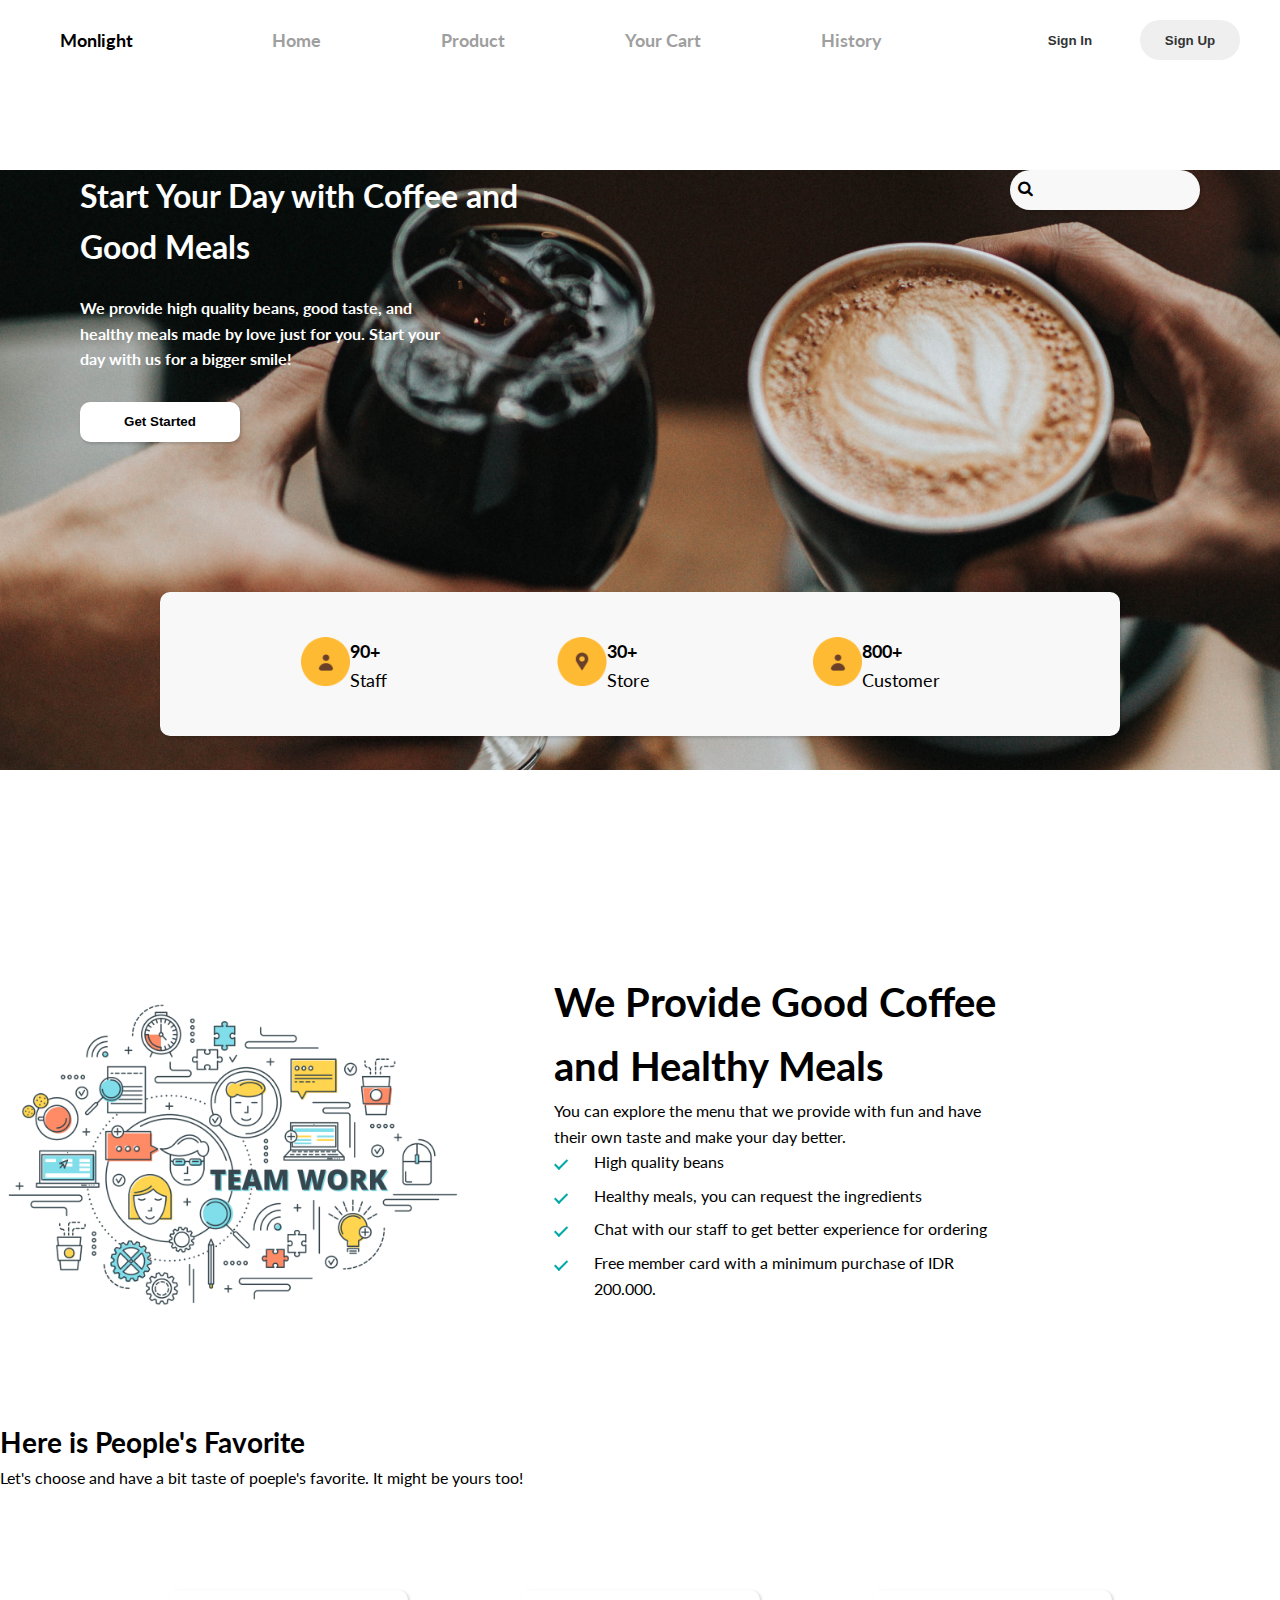
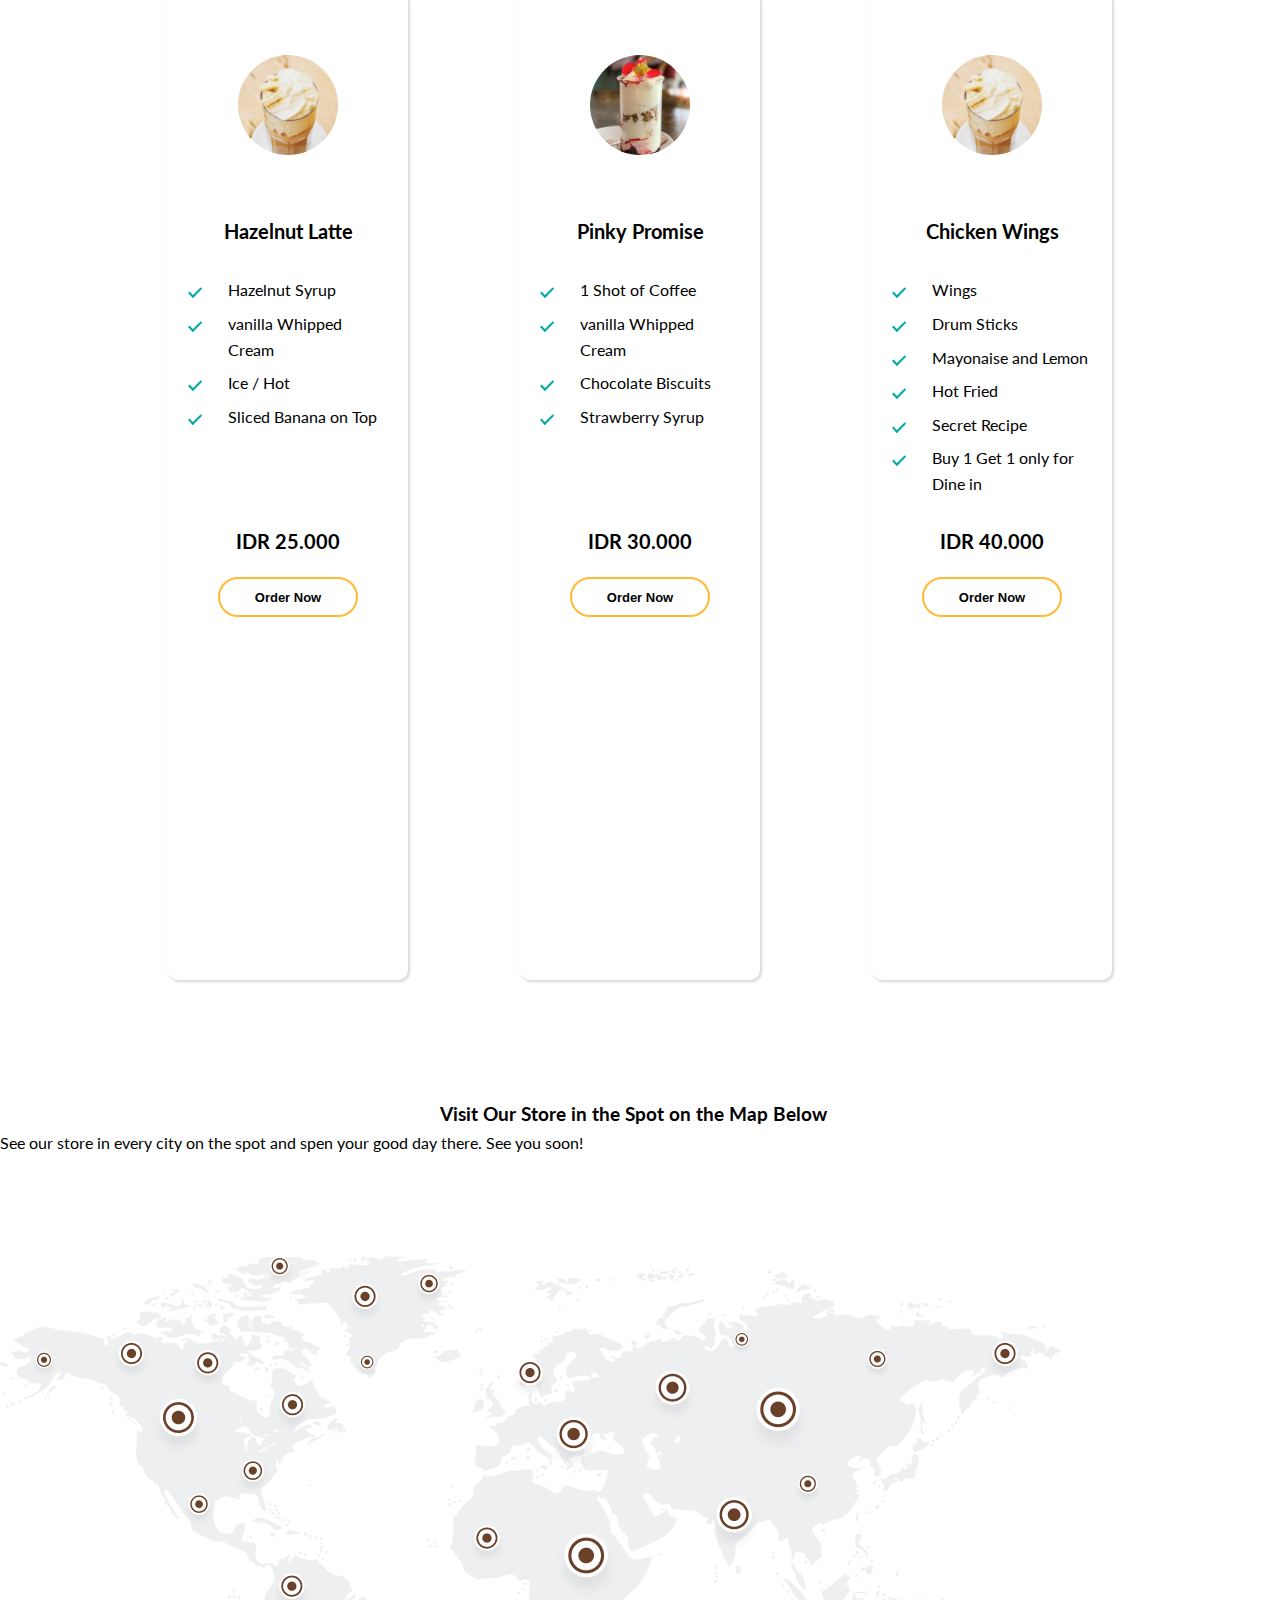
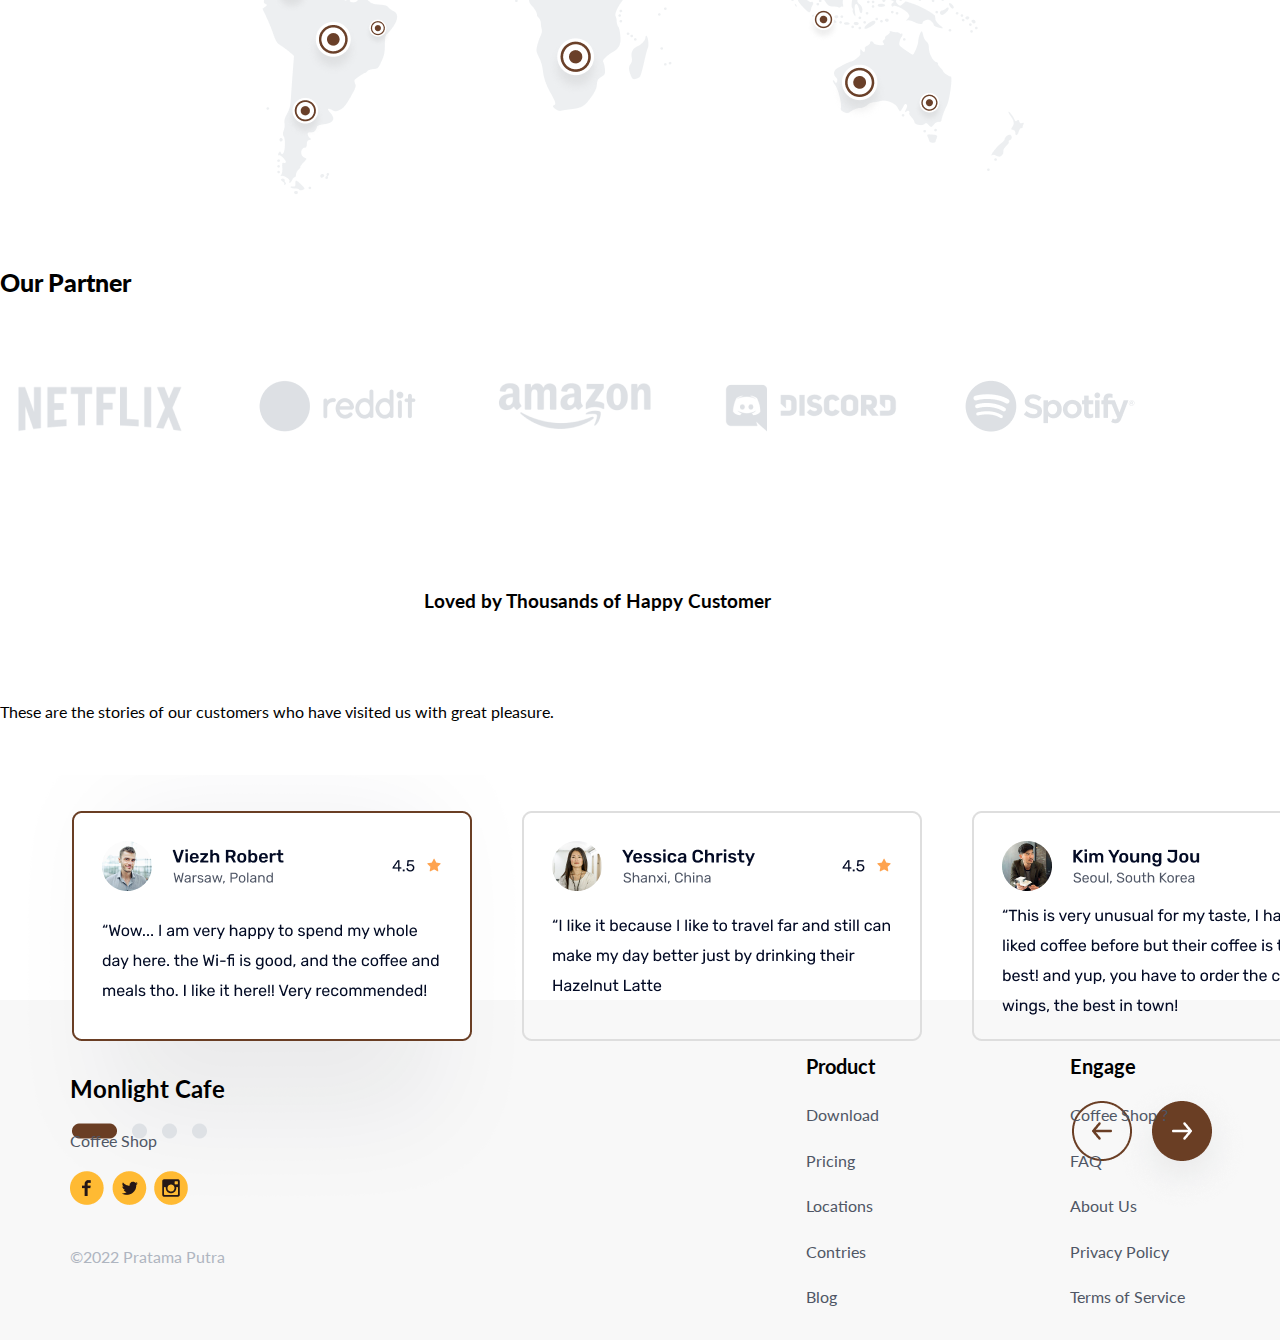
<file: index.html>
<!DOCTYPE html>
<html lang="en">
<head>
  <meta charset="UTF-8">
  <meta http-equiv="X-UA-Compatible" content="IE=edge">
  <meta name="viewport" content="width=device-width, initial-scale=1.0">
  <link rel="stylesheet" href="style.css">
  <link rel="stylesheet" href="https://cdnjs.cloudflare.com/ajax/libs/font-awesome/4.7.0/css/font-awesome.min.css">
  <link href="https://cdn.jsdelivr.net/npm/bootstrap@5.0.2/dist/css/bootstrap.min.css" rel="stylesheet" integrity="sha384-EVSTQN3/azprG1Anm3QDgpJLIm9Nao0Yz1ztcQTwFspd3yD65VohhpuuCOmLASjC" crossorigin="anonymous">
  <title>Homepage</title>
</head>
<body>
  <!-- navbar start -->
  <section class="navigation-bar">
    <div class="nav-bar">
      <div class="left-content">
        <p style="margin: 0; margin-left: 40px; font-weight: 700;">Monlight</p>
      </div>
      <div class="mid-content">
        <ol class="nav">
          <li><a href="/homepage/index.html">Home</a></li>
          <li><a href="/product/index.html">Product</a></li>
          <li><a href="">Your Cart</a></li>
          <li><a href="">History</a></li>
        </ol>
      </div>
      <div class="right-content">
        <button class="btn-clear" style="font-weight: 700;"><a href="/signin/index.html">Sign In</a></button>
        <button style="font-weight: 700;"><a href="/signup/index.html">Sign Up</a></button>
      </div>
    </div>
  </section>
  <!-- navbar end -->

  <!-- main -->
  <main>
    <div class="row align-items-center">
    <div class="col-12 bg-clear border-start" style="height:600px; background-image: url(/images/bg-image.png);">
      <div class="main-0">
        <div class="search-btn">
          <i class="fa fa-search" aria-hidden="true"></i>
          <input type="text" class="search">
        </div>
        <div class="display">
          <div class="title-xl">
            <h1 style="color: #fff;">Start Your Day with Coffee and Good Meals</h1>
          </div>
          <div class="title-s">
            <p style="color: #fff;">We provide high quality beans, good taste, and healthy meals made by love just for you. Start your day with us for a bigger smile!</p>
          </div>
          <div class="btn-up">
            <button style="font-weight: 700;">Get Started</button>
          </div>
        </div>
      </div>
      <div class="box-0">
        <div class="main-box">
          <div class="inside-box-1">
            <img src="/images/Icon/user.png" alt="">
            <div class="text container">
              <p style="font-weight: 700;">90+</p>
              <p>Staff</p>
            </div>
          </div>
          <div class="inside-box-1">
            <img src="/images/Icon/location.png" alt="">
            <div class="text container">
              <p style="font-weight: 700;">30+</p>
              <p>Store</p>
            </div>
          </div>
          <div class="inside-box-1">
            <img src="/images/Icon/user.png" alt="">
            <div class="text container">
              <p style="font-weight: 700;">800+</p>
              <p>Customer</p>
            </div>
          </div>          
        </div>
      </div>
      </div>

      <div class="col-12 bg-clear border-start justify-content-center koki" style="height:600px; display: flex;">
        <div class="main-img">
          <img class="img-1" src="/images/bg-image-1.png" alt="" style="margin: 200px 0px 0px 0px; height: 370px; object-fit: cover;">

        </div>
        <div class="right-content-1">
          <p class="txt-1" style="font-weight: 700; font-size: 40px;">We Provide Good Coffee and Healthy Meals</p>
          <p>You can explore the menu that we provide with fun and have their own taste and make your day better.</p>
          <ul class="check-list">
            <li>High quality beans</li>
            <li>Healthy meals, you can request the ingredients</li>
            <li>Chat with our staff to get better experience for ordering</li>
            <li>Free member card with a minimum purchase of IDR 200.000.</li>
          </ul>
        </div>
      </div>

      <div class="col-12 bg-clear border-start text-center" style="height:2780px;">
        <div class="title-1">
          <p style="font-size: 28px; font-weight: 700;">Here is People's Favorite</p style="font-size: ;">
          <p>Let's choose and have a bit taste of poeple's favorite. It might be yours too!</p>
        </div>
        <div class="main-banner">
          <div class="product-banner">
            <img src="/images/product/4.png" alt="">
            <div class="box-text">
              <p>Hazelnut Latte</p>
              <ul class="check-list" style="padding: 0; margin: 0;">
                <li>Hazelnut Syrup</li>
                <li>vanilla Whipped Cream</li>
                <li>Ice / Hot</li>
                <li>Sliced Banana on Top</li>
              </ul>
            </div>
            <div class="btn-price">
              <p style="margin: 0;">IDR 25.000</p>
              <button style="font-weight: 700;">Order Now</button>
            </div>
          </div>
          <div class="product-banner">
            <img src="/images/product/27.png" alt="">
            <div class="box-text">
              <p>Pinky Promise</p>
              <ul class="check-list" style="padding: 0; margin: 0;">
                <li>1 Shot of Coffee</li>
                <li>vanilla Whipped Cream</li>
                <li>Chocolate Biscuits</li>
                <li>Strawberry Syrup</li>
              </ul>
            </div>
            <div class="btn-price">
              <p style="margin: 0;">IDR 30.000</p>
              <button style="font-weight: 700;">Order Now</button>
            </div>
          </div>
          <div class="product-banner">
            <img src="/images/product/4.png" alt="">
            <div class="box-text">
              <p>Chicken Wings</p>
              <ul class="check-list" style="padding: 0; margin: 0;">
                <li>Wings</li>
                <li>Drum Sticks</li>
                <li>Mayonaise and Lemon</li>
                <li>Hot Fried</li>
                <li>Secret Recipe</li>
                <li>Buy 1 Get 1 only for Dine in</li>
              </ul>
            </div>
            <div class="btn-price">
              <p style="margin: 0;">IDR 40.000</p>
              <button style="font-weight: 700;">Order Now</button>
            </div>
          </div>
        </div>
        <div class="main-3">
          <div class="title-big">
            <h3 style="font-weight: 700;">
              Visit Our Store in the Spot on the Map Below
            </h3>
          </div>
          <div class="title-small">
            <p>See our store in every city on the spot and spen your good day there. See you soon!</p>
          </div>
          <div class="map-img">
            <img src="/images/map.png" alt="">
          </div>
          <div class="partner">
            <p>Our Partner</p>
            <div class="img-flex">
              <img src="/images/Sponsored.png" alt="">
            </div>
          </div>
          <div class="testimonial">
            <div class="bg-text">
              <h3 style="font-weight: 700;">Loved by Thousands of Happy Customer</h3>
            </div>
            <div class="sm-text">
              <p>These are the stories of our customers who have visited us with great pleasure.</p>
            </div>
            <div class="testimoni-img">
              <img src="/images/testimoni.png" alt="">
            </div>
          </div>
        </div>
      </div>
      </div>
  </main>

  <!-- footer -->
  <footer class="footer-container">
    <div class="left-foot-content">
      <div class="logo-detail">
        <!-- <img class="logo" src="img/sakacoffee.png" alt="cof"> -->
        <h2>Monlight Cafe</h2>
      </div>
      <div class="about-detail">
        <p>Coffee Shop</p>
      </div>
      <div class="sosmed-detail">
        <div class="box">
          <div class="back-logo"> </div>
          <img class="img-logo" src="/images/facebook.png" alt="" />
        </div>
        <div class="box">
          <div class="back-logo"></div>
          <img class="img-logo" src="/images/twitter.png" alt="" />
        </div>
        <div class="box">
          <div class="back-logo"></div>
          <img class="img-logo" src="/images/instagram.png" alt="" />
        </div>
      </div>
      <p class="copyright">©2022 Pratama Putra</p>
    </div>
    <div class="right-foot-content">
      <div class="content-detail">
        <p style="font-weight: bold; font-size: 20px;">Product</p>
        <ol style="margin: 0; padding: 0;">
          <li> Download</li>
          <li>Pricing</li>
          <li>Locations</li>
          <li>Contries</li>
          <li>Blog</li>
        </ol>
      </div>
      <div class="content-detail">
        <p style="font-weight: bold; font-size: 20px;">Engage</p>
        <ol style="margin: 0; padding: 0;">
          <li>Coffee Shop ?</li>
          <li>FAQ</li>
          <li>About Us</li>
          <li>Privacy Policy</li>
          <li>Terms of Service</li>
        </ol>
      </div>
    </div>
  </footer>
  <script src="https://cdn.jsdelivr.net/npm/bootstrap@5.0.2/dist/js/bootstrap.bundle.min.js" integrity="sha384-MrcW6ZMFYlzcLA8Nl+NtUVF0sA7MsXsP1UyJoMp4YLEuNSfAP+JcXn/tWtIaxVXM" crossorigin="anonymous"></script>
</body>
</html>
</file>
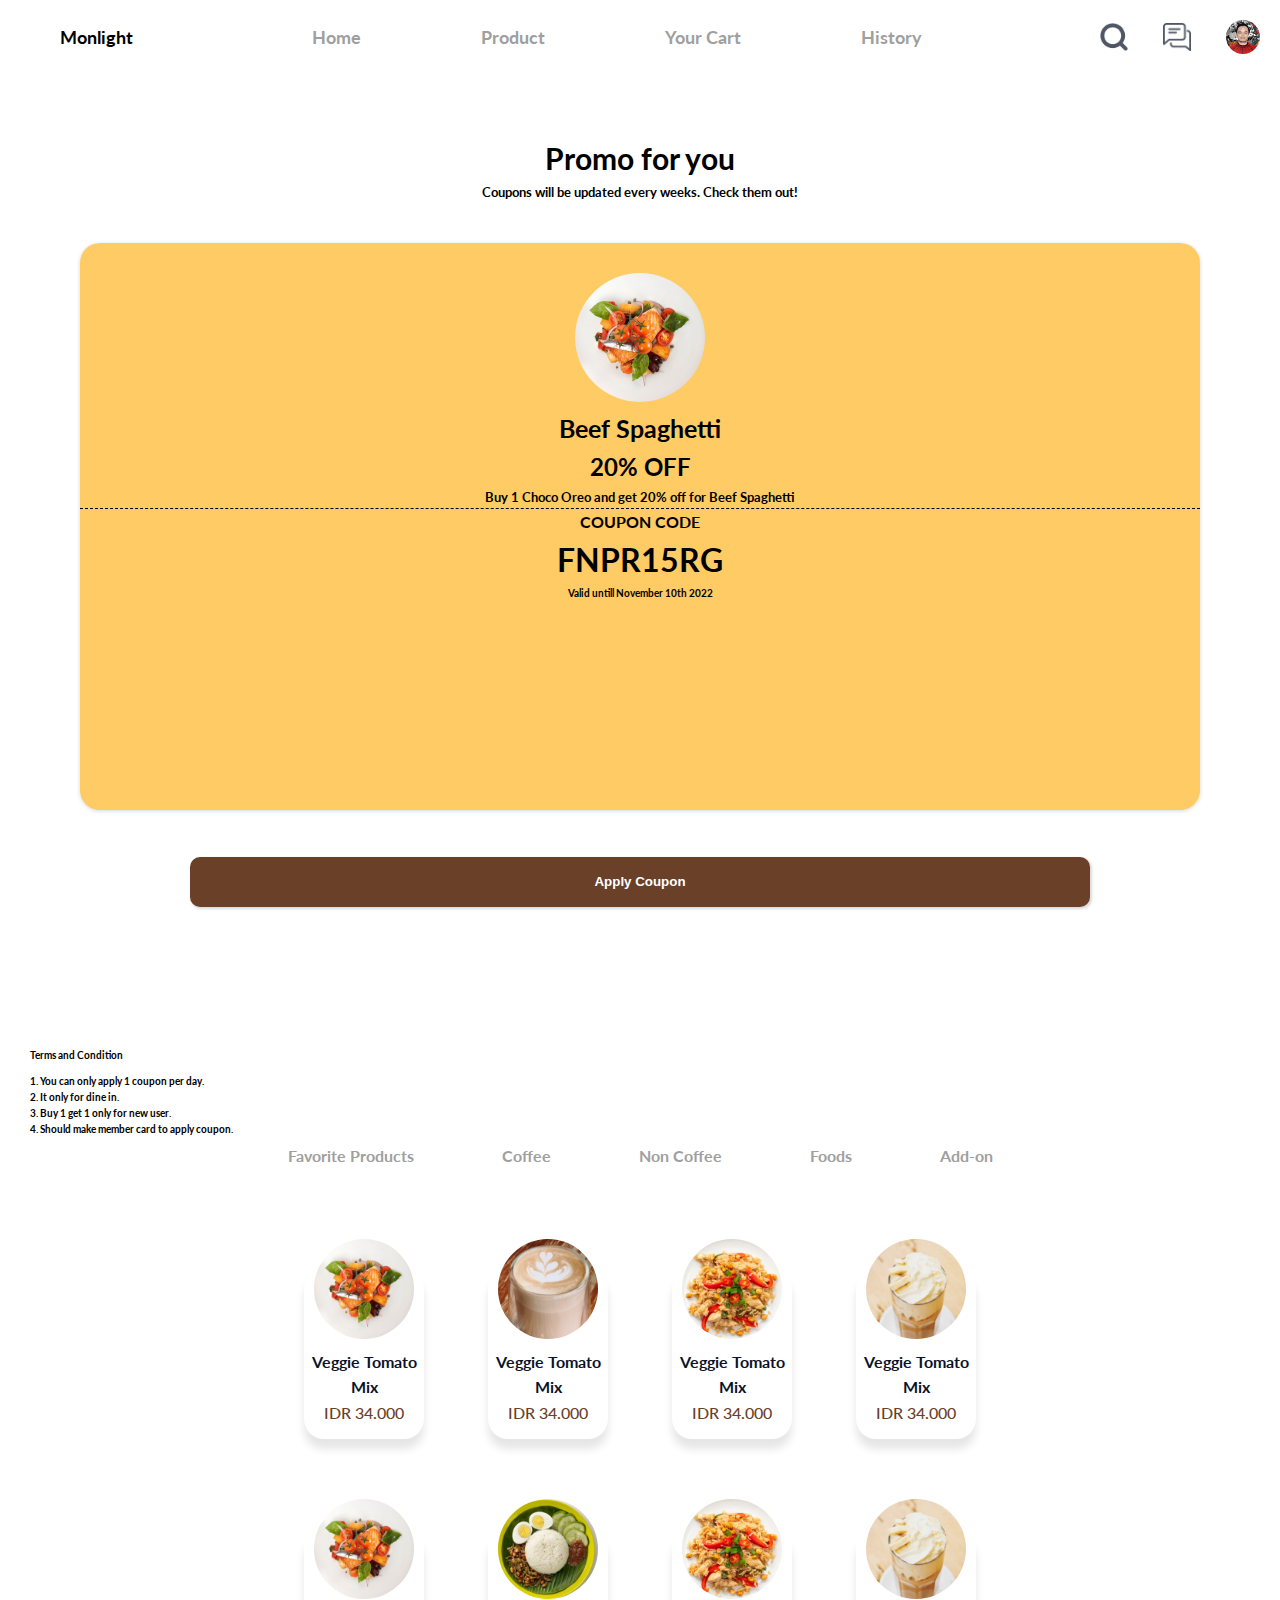
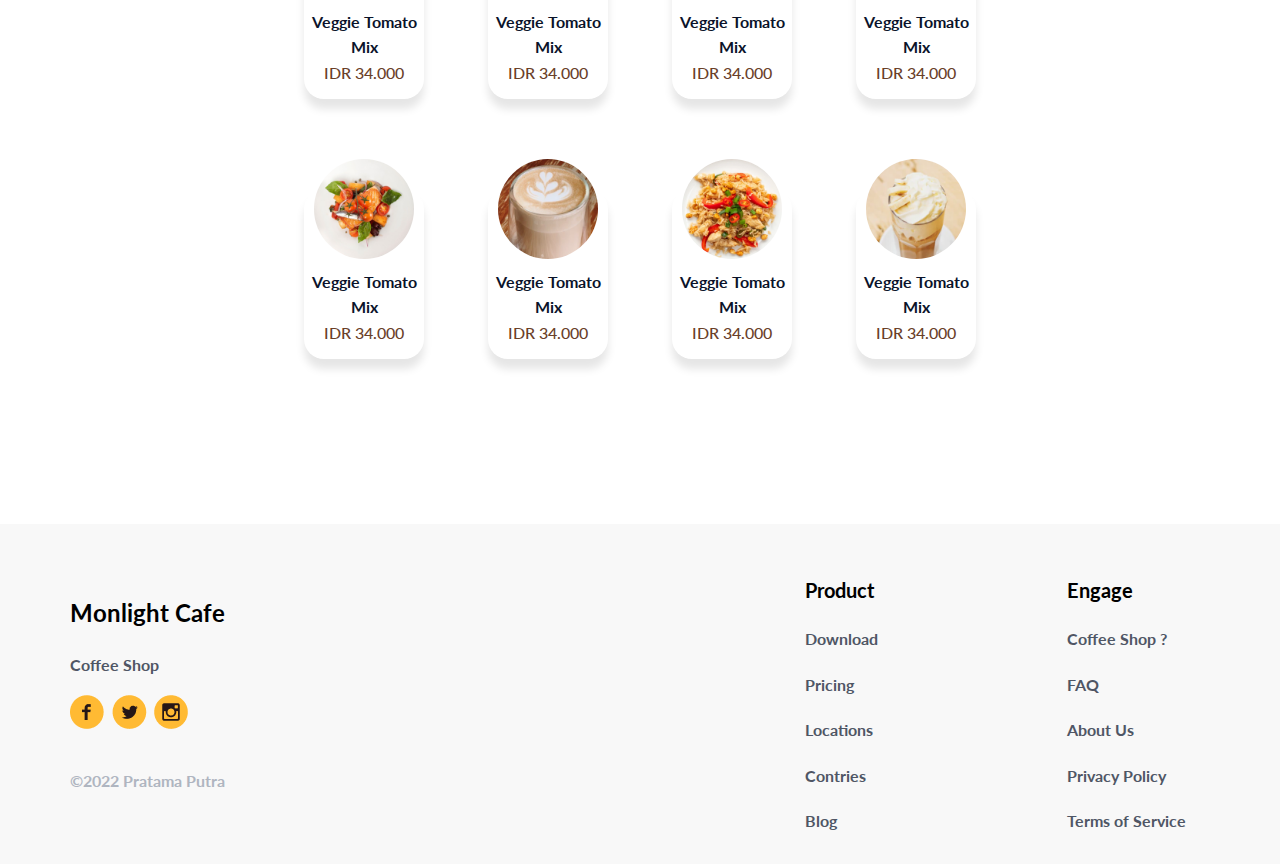
<file: product/index.html>
<!DOCTYPE html>
<html lang="en">
<head>
  <meta charset="UTF-8">
  <meta http-equiv="X-UA-Compatible" content="IE=edge">
  <meta name="viewport" content="width=device-width, initial-scale=1.0">
  <link rel="stylesheet" href="/product/style.css.CSS">
  <link href="https://cdn.jsdelivr.net/npm/bootstrap@5.0.2/dist/css/bootstrap.min.css" rel="stylesheet" integrity="sha384-EVSTQN3/azprG1Anm3QDgpJLIm9Nao0Yz1ztcQTwFspd3yD65VohhpuuCOmLASjC" crossorigin="anonymous">
  <title>Product</title>
</head>
<body>
  <!-- navbar start -->
  <section class="navigation-bar">
    <div class="nav-bar">
      <div class="left-content">
        <p style="margin: 0; margin-left: 40px; font-weight: 700;">Monlight</p>
      </div>
      <div class="mid-content">
        <ol class="nav">
          <li><a href="/index.html">Home</a></li>
          <li><a href="/product/index.html">Product</a></li>
          <li><a href="">Your Cart</a></li>
          <li><a href="">History</a></li>
        </ol>
      </div>
      <div class="right-content">
        <!-- <p>Search</p> -->
        <img class="icon-1" src="/images/Vector.png" alt="" />
        <!-- <p>Message</p> -->
        <img class="icon-1" src="/images/chat.png" alt="" />
        <!-- <p>Profile</p> -->
        <!-- <img class="putra" src="/images/parker.jpeg" alt="" /> -->
        <a href="/profile/index.html" class="putra"></a>
      </div>
    </div>
  </section>
  <!-- navbar end -->

 <main>
 <!-- konten utama start -->

 <!-- left content -->
 <div class="container-fluid">
  <div class="row align-items-center ">
    <div class="col-4 bg-clear border-top" style="height:995px;">
      <div class="up-left">
        <p style="font-size: 30px; font-weight: 700;">Promo for you</p>
        <p style="font-size: 13px;">Coupons will be updated every weeks. Check them out! </p>
      </div>
      <div class="middle-left">
        <div class="inside-left">
          <img src="/images/product/1.png" style="border-radius: 50%;">
          <p class="txt-1" style="font-size: 25px; font-weight: 700; margin: 0;">Beef Spaghetti</p>
          <p style="font-size: 24px; font-weight: 700; margin: 0;">20% OFF</p>
          <p style="font-size: 13px;">Buy 1 Choco Oreo and get 20% off for Beef Spaghetti</p>
        </div>
        <p style="margin: 0;">COUPON CODE</p>
        <H1>FNPR15RG</H1>
        <p style="font-size: 10px;">Valid untill November 10th 2022</p>
      </div>
      <!-- <div class="layer-1">oke</div> -->
      <div class="btn-left">
        <button class="button button-left" style="background-color: #6A4029; font-weight: 700; color: #fff;">Apply Coupon</button>
      </div>
      <div class="term-left" style="text-align: left;">
        <p class="tnc" style="font-size: 10px; font-weight: 700; color: black; margin: 10px 0px 0px 0px;">Terms and Condition</p>
        <ol style="font-size: 10px; padding: 10px; color: black;">
          <li>You can only apply 1 coupon per day.</li>
          <li>It only for dine in.</li>
          <li>Buy 1 get 1 only for new user.</li>
          <li>Should make member card to apply coupon.</li>
        </ol>
      </div>
    </div>
    <!-- left content end -->
    
    <!-- navbar product start -->
    <div class="col-8 bg-clear border-start border-top" style="height:995px;">
      <!-- navbar product start-->
      <div class="nav inside-nav">
        <div class="nav-item">
          <ul>
            <li><a href="">Favorite Products</a></li>
            <li><a href="">Coffee</a></li>
            <li><a href="">Non Coffee</a></li>
            <li><a href="">Foods</a></li>
            <li><a href="">Add-on</a></li>
          </ul>
        </div>
      </div>
      <!-- navbar product end -->

      <!-- right content start -->
      <div class="container product-item">
        <div class="container all-box-1">
          <div class="box-1">
            <div class="over-img">
              <img src="/images/product/1.png" alt="">
            </div>
            <div class="title">
              <p style="font-weight: 700; margin: 0;">Veggie Tomato Mix</p>
              <p style="font-weight: 500; color: #6A4029;">IDR 34.000</p>
            </div>
          </div>
          <div class="box-1">
            <div class="over-img">
              <img src="/images/product/2.png" alt="">
            </div>
            <div class="title">
              <p style="font-weight: 700; margin: 0;">Veggie Tomato Mix</p>
              <p style="font-weight: 500; color: #6A4029;">IDR 34.000</p>
            </div>
          </div>
          <div class="box-1">
            <div class="over-img">
              <img src="/images/product/3.png" alt="">
            </div>
            <div class="title">
              <p style="font-weight: 700; margin: 0;">Veggie Tomato Mix</p>
              <p style="font-weight: 500; color: #6A4029;">IDR 34.000</p>
            </div>
          </div>
          <div class="box-1">
            <div class="over-img">
              <img src="/images/product/4.png" alt="">
            </div>
            <div class="title">
              <p style="font-weight: 700; margin: 0;">Veggie Tomato Mix</p>
              <p style="font-weight: 500; color: #6A4029;">IDR 34.000</p>
            </div>
          </div>
        </div>
        <div class="container all-box-2">
          <div class="box-1">
            <div class="over-img">
              <img src="/images/product/5.png" alt="">
            </div>
            <div class="title">
              <p style="font-weight: 700; margin: 0;">Veggie Tomato Mix</p>
              <p style="font-weight: 500; color: #6A4029;">IDR 34.000</p>
            </div>
          </div>
          <div class="box-1">
            <div class="over-img">
              <img src="/images/product/6.png" alt="">
            </div>
            <div class="title">
              <p style="font-weight: 700; margin: 0;">Veggie Tomato Mix</p>
              <p style="font-weight: 500; color: #6A4029;">IDR 34.000</p>
            </div>
          </div>
          <div class="box-1">
            <div class="over-img">
              <img src="/images/product/3.png" alt="">
            </div>
            <div class="title">
              <p style="font-weight: 700; margin: 0;">Veggie Tomato Mix</p>
              <p style="font-weight: 500; color: #6A4029;">IDR 34.000</p>
            </div>
          </div>
          <div class="box-1">
            <div class="over-img">
              <img src="/images/product/4.png" alt="">
            </div>
            <div class="title">
              <p style="font-weight: 700; margin: 0;">Veggie Tomato Mix</p>
              <p style="font-weight: 500; color: #6A4029;">IDR 34.000</p>
            </div>
          </div>
        </div>
        <div class="container all-box-3">
          <div class="box-1">
            <div class="over-img">
              <img src="/images/product/1.png" alt="">
            </div>
            <div class="title">
              <p style="font-weight: 700; margin: 0;">Veggie Tomato Mix</p>
              <p style="font-weight: 500; color: #6A4029;">IDR 34.000</p>
            </div>
          </div>
          <div class="box-1">
            <div class="over-img">
              <img src="/images/product/2.png" alt="">
            </div>
            <div class="title">
              <p style="font-weight: 700; margin: 0;">Veggie Tomato Mix</p>
              <p style="font-weight: 500; color: #6A4029;">IDR 34.000</p>
            </div>
          </div>
          <div class="box-1">
            <div class="over-img">
              <img src="/images/product/3.png" alt="">
            </div>
            <div class="title">
              <p style="font-weight: 700; margin: 0;">Veggie Tomato Mix</p>
              <p style="font-weight: 500; color: #6A4029;">IDR 34.000</p>
            </div>
          </div>
          <div class="box-1">
            <div class="over-img">
              <img src="/images/product/4.png" alt="">
            </div>
            <div class="title">
              <p style="font-weight: 700; margin: 0;">Veggie Tomato Mix</p>
              <p style="font-weight: 500; color: #6A4029;">IDR 34.000</p>
            </div>
          </div>
        </div>
      </div>
    </div>
  </div>
</div>
<!-- right contentend -->
</main>
<!-- konten utama end -->




 <!-- footer -->
  <footer class="footer-container">
    <div class="left-foot-content">
      <div class="logo-detail">
        <!-- <img class="logo" src="img/sakacoffee.png" alt="cof"> -->
        <h2>Monlight Cafe</h2>
      </div>
      <div class="about-detail">
        <p>Coffee Shop</p>
      </div>
      <div class="sosmed-detail">
        <div class="box">
          <div class="back-logo"> </div>
          <img class="img-logo" src="/images/facebook.png" alt="" />
        </div>
        <div class="box">
          <div class="back-logo"></div>
          <img class="img-logo" src="/images/twitter.png" alt="" />
        </div>
        <div class="box">
          <div class="back-logo"></div>
          <img class="img-logo" src="/images/instagram.png" alt="" />
        </div>
      </div>
      <p class="copyright">©2022 Pratama Putra</p>
    </div>
    <div class="right-foot-content">
      <div class="content-detail">
        <p style="font-weight: bold; font-size: 20px;">Product</p>
        <ol style="margin: 0; padding: 0;">
          <li>Download</li>
          <li>Pricing</li>
          <li>Locations</li>
          <li>Contries</li>
          <li>Blog</li>
        </ol>
      </div>
      <div class="content-detail">
        <p style="font-weight: bold; font-size: 20px;">Engage</p>
        <ol style="margin: 0; padding: 0;">
          <li>Coffee Shop ?</li>
          <li>FAQ</li>
          <li>About Us</li>
          <li>Privacy Policy</li>
          <li>Terms of Service</li>
        </ol>
      </div>
    </div>
  </footer>

  <script src="https://cdn.jsdelivr.net/npm/bootstrap@5.0.2/dist/js/bootstrap.bundle.min.js" integrity="sha384-MrcW6ZMFYlzcLA8Nl+NtUVF0sA7MsXsP1UyJoMp4YLEuNSfAP+JcXn/tWtIaxVXM" crossorigin="anonymous"></script>

</body>
</html>
</file>
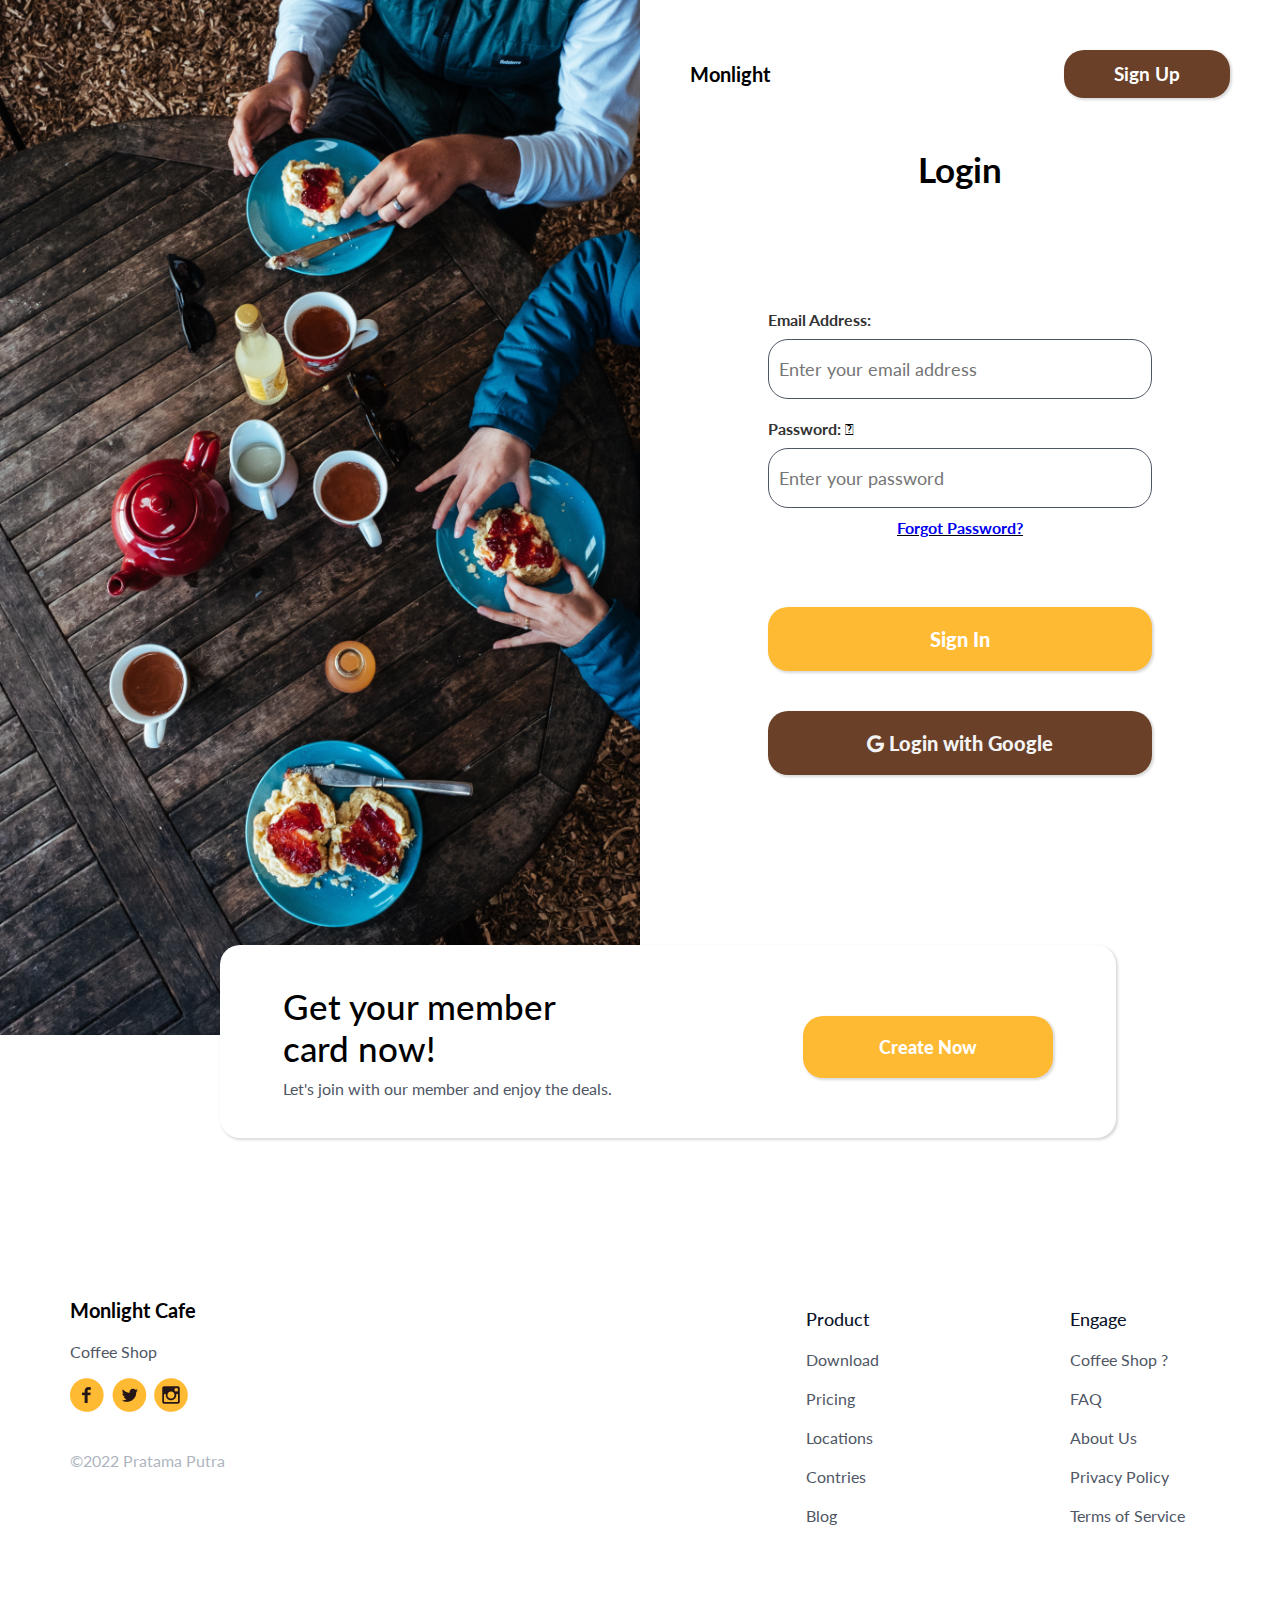
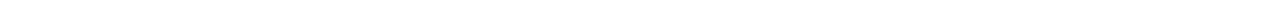
<file: signin/index.html>
<!DOCTYPE html>
<html lang="en">
<head>
    <meta charset="UTF-8">
    <meta http-equiv="X-UA-Compatible" content="IE=edge">
    <meta name="viewport" content="width=device-width, initial-scale=1.0">
    <title>Sign In</title>
    <link rel="stylesheet" href="/signin/style.css">
    <link rel="stylesheet" href="https://cdnjs.cloudflare.com/ajax/libs/font-awesome/4.7.0/css/font-awesome.min.css">
</head>
<body>
    <main class="container">
        <aside class="side-content">
            <img src="/images/img-property.png"">
        </aside>
        <section class="form-content">
            <div class="head-content">
                <div class="logo-detail">
                    <!-- <img class="logo" src="img/sakacoffee.png" alt="cof"> -->
                    <h2>Monlight</p>
                </div>
                <div class="right-head-content">
                    <a href="/signup/index.html"><h3>Sign Up</h3></a>
                </div>
            </div>
            <div class="signup-content">
                <h1>Login</h1>
                <form class="full-width">
                    <div class="input-div">
                        <label>Email Address:</label>
                        <input type="text" placeholder="Enter your email address" />
                    </div>
                    <div class="input-div">
                        <label>Password:</label>
                        <i class="far fa-eye" id="togglePassword"></i><input type="password" placeholder="Enter your password" />
                    </div>
                   <div class="forget">
                    <a href="/signin/index.html"><p>Forgot Password?</p></a>
                   </div>
                    <div class="sign-container">
                        <button class="btn-signup"><a href="/profile/index.html">Sign In</a></button>
                        <button class="sign-up"><i class="fa fa-google"></i> Login with Google</button>
                    </div>
                </form>
            </div>
           
        </section>
    </main>

    <section class="get-member">
        <div class="info-member">
            <h2>Get your member card now!</h2>
            <p>Let's join with our member and enjoy the deals.</p>
        </div>
        <div >
            <button class="btn-create">Create Now</button>
        </div>
    </section>
    
    <footer class="footer-container">
        <div class="left-foot-content">
            <div class="logo-detail">
                <!-- <img class="logo" src="img/sakacoffee.png" alt="cof"> -->
                <h2>Monlight Cafe</h2>
            </div>
            <div class="about-detail">
                <p>Coffee Shop</p>
            </div>
            <div class="sosmed-detail">
                <div class="box">
                    <div class="back-logo">
                    </div>
                    <img class="img-logo" src="/images/facebook.png" alt="">
                </div>
                <div class="box">
                    <div class="back-logo"></div>
                    <img class="img-logo" src="/images/twitter.png" alt="">
                </div>
                <div class="box">
                    <div class="back-logo"></div>
                    <img class="img-logo" src="/images/instagram.png" alt="">
                </div>
            </div>
            <p class="copyright">©2022 Pratama Putra</p>
        </div>
        <div class="right-foot-content">
            <div class="content-detail">
                <h2>Product</h2>
                <ol>
                    <li>Download</li>
                    <li>Pricing</li>
                    <li>Locations</li>
                    <li>Contries</li>
                    <li>Blog</li>
                </ol>
            </div>
            <div class="content-detail">
                <h2>Engage</h2>
                <ol>
                    <li>Coffee Shop ?</li>
                    <li>FAQ</li>
                    <li>About Us</li>
                    <li>Privacy Policy</li>
                    <li>Terms of Service</li>
                </ol>
            </div>
        </div>
    </footer>
</body>
</html>
</file>
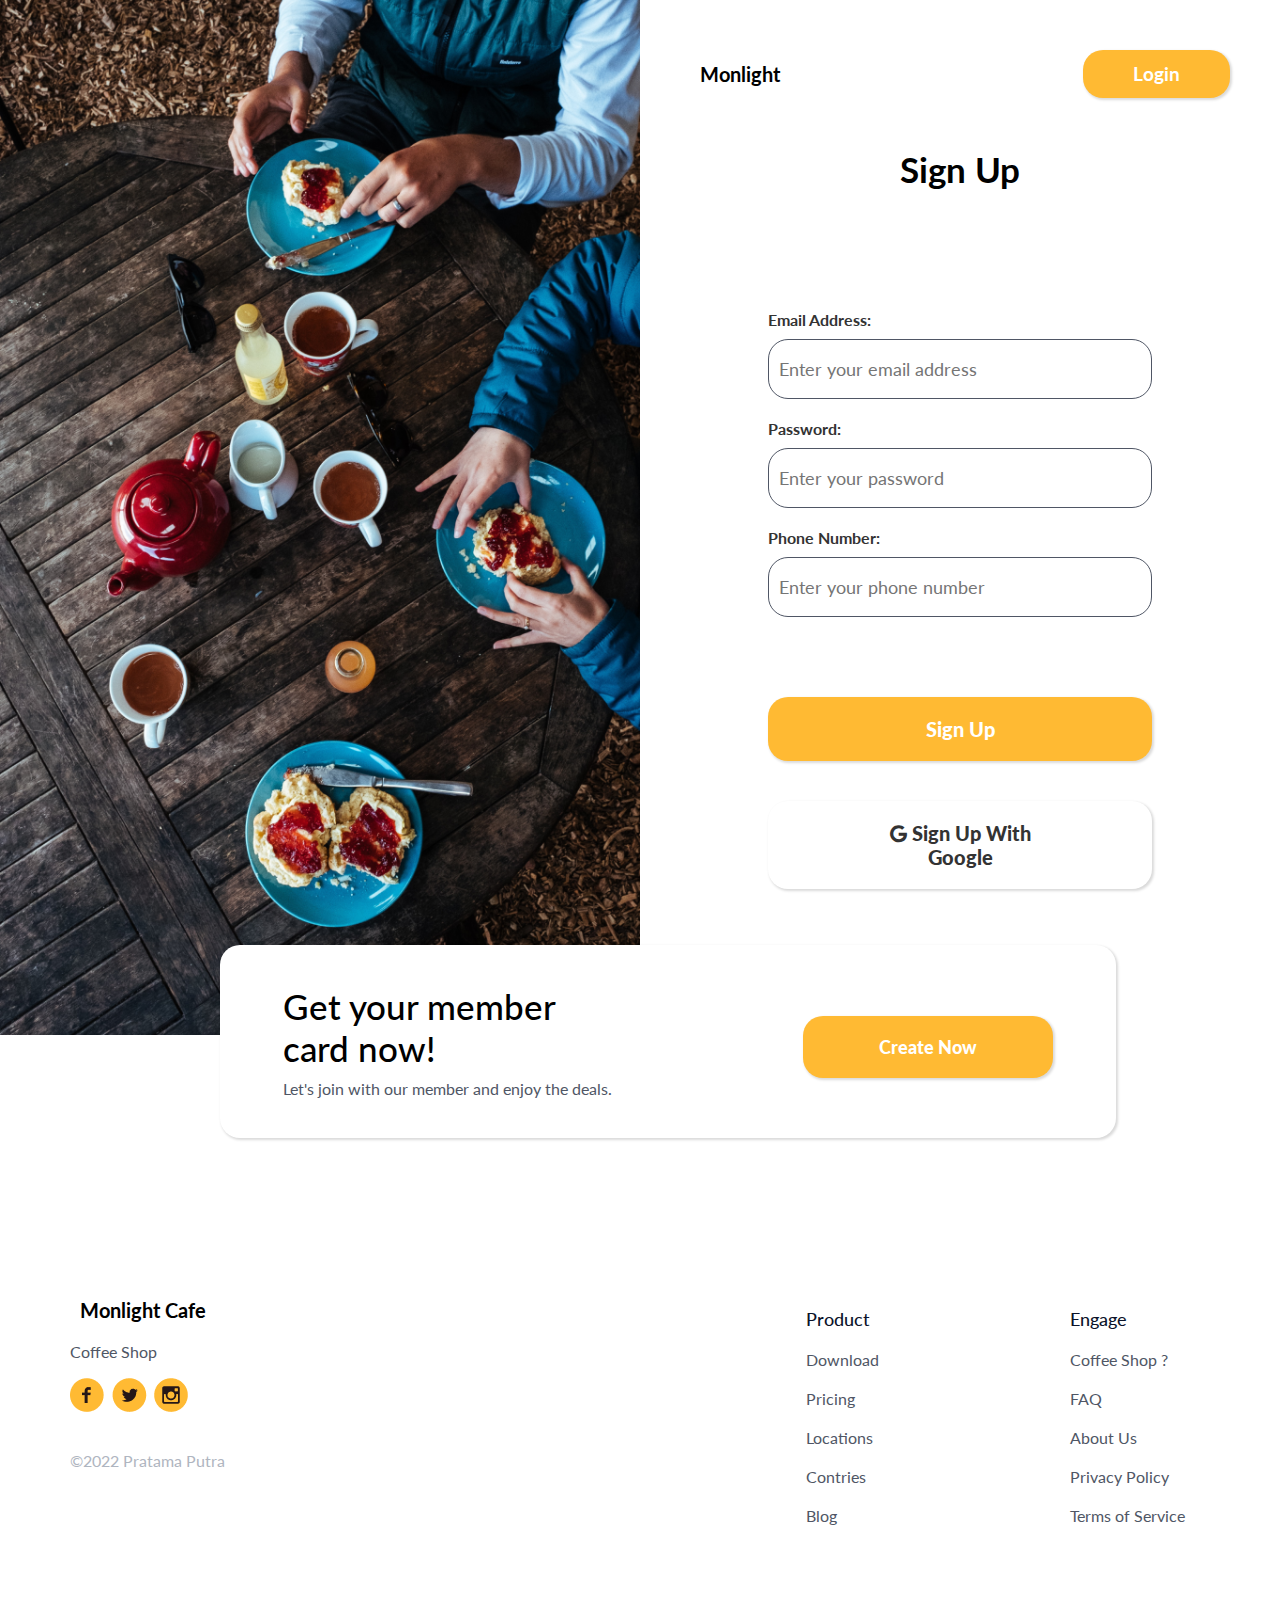
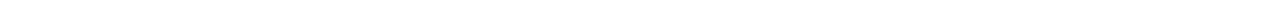
<file: signup/index.html>
<!DOCTYPE html>
<html lang="en">
<head>
    <meta charset="UTF-8">
    <meta http-equiv="X-UA-Compatible" content="IE=edge">
    <meta name="viewport" content="width=device-width, initial-scale=1.0">
    <title>Sign Up</title>
    <link rel="stylesheet" href="/signup/style.css">
    <link rel="stylesheet" href="https://cdnjs.cloudflare.com/ajax/libs/font-awesome/4.7.0/css/font-awesome.min.css">
</head>
<body>
    <main class="container">
        <aside class="side-content">
            <img class="img-1" src="/images/img-property.png">
        </aside>
        <section class="form-content">
            <div class="head-content">
                <div class="logo-detail">
                    <!-- <img class="logo" src="img/sakacoffee.png" alt="cof"> -->
                    <h2>Monlight</p>
                </div>
                <div class="right-head-content">
                    <a href="/signin/index.html"><h3>Login</h3></a>
                </div>
            </div>
            <div class="signup-content">
                <h1>Sign Up</h1>
                <form class="full-width">
                    <div class="input-div">
                        <label>Email Address:</label>
                        <input type="text" placeholder="Enter your email address" />
                    </div>
                    <div class="input-div">
                        <label>Password:</label>
                        <input type="password" placeholder="Enter your password" />
                    </div>
                    <div class="input-div">
                        <label>Phone Number:</label>
                        <input type="tel" placeholder="Enter your phone number" />
                    </div>
                    <div class="sign-container">
                        <button class="btn-signup">Sign Up</button>
                        <button class="sign-up"><i class="fa fa-google"></i> Sign Up With Google</button>
                    </div>
                </form>
            </div>
           
        </section>
    </main>

    <section class="get-member">
        <div class="info-member">
            <h2>Get your member card now!</h2>
            <p>Let's join with our member and enjoy the deals.</p>
        </div>
        <div >
            <button class="btn-create">Create Now</button>
        </div>
    </section>
    
    <!-- footer -->
  <footer class="footer-container">
    <div class="left-foot-content">
      <div class="logo-detail">
        <!-- <img class="logo" src="img/sakacoffee.png" alt="cof"> -->
        <h2>Monlight Cafe</h2>
      </div>
      <div class="about-detail">
        <p>Coffee Shop</p>
      </div>
      <div class="sosmed-detail">
        <div class="box">
          <div class="back-logo"> </div>
          <img class="img-logo" src="/images/facebook.png" alt="" />
        </div>
        <div class="box">
          <div class="back-logo"></div>
          <img class="img-logo" src="/images/twitter.png" alt="" />
        </div>
        <div class="box">
          <div class="back-logo"></div>
          <img class="img-logo" src="/images/instagram.png" alt="" />
        </div>
      </div>
      <p class="copyright">©2022 Pratama Putra</p>
    </div>
    <div class="right-foot-content">
      <div class="content-detail">
        <h2>Product</h2>
        <ol style="margin: 0; padding: 0;">
          <li>Download</li>
          <li>Pricing</li>
          <li>Locations</li>
          <li>Contries</li>
          <li>Blog</li>
        </ol>
      </div>
      <div class="content-detail">
        <h2>Engage</h2>
        <ol style="margin: 0; padding: 0;">
          <li>Coffee Shop ?</li>
          <li>FAQ</li>
          <li>About Us</li>
          <li>Privacy Policy</li>
          <li>Terms of Service</li>
        </ol>
      </div>
    </div>
  </footer>
</body>
</html>
</file>
<file: style.css>
@import url('https://fonts.googleapis.com/css2?family=Lato:wght@300&display=swap');

* {
  margin: 0;
  padding: 0;
  box-sizing: border-box;
}

*:focus {
  outline: none;
}


body {
  font-family: 'Lato', sans-serif !important;
  line-height: 1.6;
}

main {
  margin-left: auto;
  margin-right: auto;
}

/* navbar */

.nav {
  display: flex;
  flex-wrap: inherit;
  list-style:none;
  gap: 7.5rem;
  align-items: center;
  color: #9F9F9F
  /* border-bottom: 1px solid #0B132A; */
}

.nav a:hover {
  border-bottom: 2px #6A4029 solid;
  color: #6A4029;
  transition: ease-in-out 0.1s;
}

.nav a {
  text-decoration: none;
  font-weight: 700;
  color: inherit;
  animation: slideInFromLeft 1s ease-in;
}

.navigation-bar div {
  display: flex;
  justify-content: space-between;
  margin: 10px;
  /* border-bottom: 1px solid #000; */
}

.nav-bar {
  align-items: center;
  font-size: large;
}

.right-content button {
  height: 40px;
  width: 100px;
  border-radius: 20px;
  margin-right: 20px;
  border: none;
}

.right-content button:hover {
  background-color: #FFBA33;
  color: #fff;
}

.btn-clear {
  background: none;
  border: none;
}

.left-content > p {
  margin-left: 35px;
  /* margin-bottom: 0; */
}

/* main 1 */


.title-xl {
  height: 7em;
  width: 28em;
}

.title-xl h1 {
  font-weight: bolder;
}

.title-s {
  margin-top: 13px;
  width: 24em;
}

.title-s {
  font-weight: bolder;
}

.right-content-1 {
  height: 360px;
  width: 450px;
  margin-top: 200px;
  margin-left: 90px;
}

.btn-up button {
  background-color: #fff;
  border: none;
  border-radius: 10px;
  height: 3em;
  width: 12em;
  box-shadow: rgba(0, 0, 0, 0.15) 1.95px 1.95px 2.6px;
}

.btn-up button:hover {
  color: #fff;
  background-color: #FFBA33;
}

.btn-up {
  margin-top: 30px;
}

.main-0 {
  margin: 100px 0px 0px 80px;
}

.right-content-1 ul, .product-banner ul {
  padding: 0;
}

.check-list {
  margin: 0;
  padding-left: 1.2rem;
}

.check-list li {
  position: relative;
  list-style-type: none;
  padding-left: 2.5rem;
  margin-bottom: 0.5rem;
}

.check-list li:before {
    content: '';
    display: block;
    position: absolute;
    left: 0;
    top: 3px;
    width: 5px;
    height: 11px;
    border-width: 0 2px 2px 0;
    border-style: solid;
    border-color: #00a8a8;
    transform-origin: bottom left;
    transform: rotate(45deg);
}

/* main 2 */


.search-btn {
  display: flex;
  float:right;
  margin-right: 80px;
  background-color: #F8F8F8;
  box-shadow: rgba(0, 0, 0, 0.15) 1.95px 1.95px 2.6px;
  border-radius: 20px;
  height: 40px;
  width: 190px;
}

.search {
  margin-left: 10px;
  background: transparent;
  border: none;
  left: 0;
  right: 0;
}

.fa-search {
  margin-top: 10px;
  margin-left: 8px;
}

a:link {
  text-decoration: none;
}

a:visited {
  text-decoration: none;
}

button a {
  color: #333;
}

.box-0 {
  position: inherit;
  background-color: #F8F8F8;
  justify-content: center;
  display: flex;
  margin: 0 auto;
  /* border: 2px solid black; */
  box-shadow: rgba(0, 0, 0, 0.15) 1.95px 1.95px 2.6px;
  margin-top: 150px;
  border-radius: 10px;
  height: 9em;
  width: 75%;
  gap: 0.7em;
}

.main-box {
  display: flex;
  justify-content: center;
  margin-left: 90px;
}

.inside-box-1 {
  display: flex;
  margin-top: 45px;
  /* border: 1px solid black; */
  width: 16em;
}

.inside-box-1 img {
  height: 50px;
}

.text p {
  padding: 0;
  margin: 0;
  font-size: 18px;
}

.title-1 {
  margin-top: 50px;
}

.title-big {
  width: 25em;
  left: 0;
  right: 0;
  margin: 0 auto;
}

.title-big h1 {
  font-weight: bolder;
}

.product-banner {
  box-shadow: rgba(0, 0, 0, 0.15) 1.95px 1.95px 2.6px;
  border-radius: 10px;
  height: 110vh;
  width: 240px;

}

.product-banner:hover {
  border: 2px solid #6A4029;
  cursor: pointer;
}

.product-banner p {
  text-align: center;
  font-weight: 700;
  font-size: 20px;
  margin-bottom: 30px;
  margin-top: 30px;
}

.product-banner img {
  height: 100px;
  width: 100px;
  border-radius: 50%;
  display: block;
  left: 0;
  right: 0;
  margin: auto;
  margin-top: 65px;
}

.box-text {
  margin: 0 auto;
  right: 0;
  left: 0;
  margin-top: 60px;
  height: 240px;
  width: 200px;
}

.btn-price {
  text-align: center;
  margin-top: 70px;
}

.btn-price button {
  margin-top: 20px;
  background: none;
  border: 2px solid;
  border-color: 
  #FFBA33;
  border-radius: 20px;
  height: 40px;
  width: 140px;
  font-size: 13px;
}

.main-banner {
  display: flex;
  gap: 7em;
  justify-content: center;
  margin-top: 100px;
}

button:hover {
  background-color: #FFBA33;
}

.main-3 {
  margin-top: 120px;
}

.img-map {
  margin-top: 90px;
}

.partner {
  margin-top: 60px;
  margin-bottom: 70px;
}

.partner p {
  font-size: 25px;
  font-weight: 1000;
}

.testimonial {
  margin: 0 auto;
}

.bg-text {
  height: 7em;
  width: 27em;
  margin: 0 auto;
}

.bg-text h1 {
  font-weight: bolder;
}

.testimonial img {
  margin-top: 50px;
}

/* footer */

.left-content > p {
  margin-left: 35px;
}

.right-content > img {
  margin-right: 35px;
}

.footer-container {
  display: flex;
}

.left-foot-content,
.right-foot-content {
  flex: 1;
}

.footer-container {
  justify-content: space-between;
  background-color: #F8F8F8;
;
}

.left-foot-content {
  margin: 70px;
}

.about-detail {
  margin-top: 20px;
  width: 60%;
}

.about-detail p {
  font-size: 16px;
  color: #4F5665;
}

.sosmed-detail {
  position: relative;
  display: flex;
  margin-top: 20px;
  width: 20%;
  justify-content: space-between;
}

.back-logo {
  background-color: rgb(37, 23, 23);
  padding: 15px;
  position: relative;
  left: 2px;
  display: flex;
  align-items: center;
  justify-content: center;
  border-radius: 50%;
}

.img-logo {
  position: absolute;
  bottom: -1px;
  overflow: hidden;
  object-fit: cover;
}


.copyright {
  font-size: 16px;
  color: #AFB5C0;
  margin-top: 40px;
}

.right-foot-content {
  margin-top: 50px;
  display: flex;
  justify-content: space-around;
}

.content-detail h2 {
  font-size: 18px;
  color: #0B132A;
  font-weight: 500;
}

.content-detail ol li {
  font-size: 16px;
  margin-top: 20px;
  list-style: none;
  color: #4F5665;
}

.content-detail ol li:hover {
  /* opacity: 70%; */
  color: #6A4029;
  cursor: pointer;
}

.map-img {
  margin-top: 100px;
}

/* media queries */

@media screen and (max-width: 768px) {
  .nav-bar {
    display: flex;
    flex-direction: column;
  }

  .main-box {
    width: 90%;
    margin: 0 auto;
  }

  .right-content-1 {
    margin-left: 0;
  }

  .main-banner {
    gap: 0;
  }

  .btn-price {
    margin-top: 45px;
  }

  .box-text {
    margin-top: 20px;
  }

  .map-img img {
    height: 350px;
  }

  .bg-text {
    margin-top: 80px;
  }

  .bg-text h1 {
    font-size: 28px;
  }

  .testimoni-img img {
    height: 100%;
    width: 100%;
  }

  .partner img {
    height: 120px;
  }

  .img-logo, .back-logo {
    margin-left: 10px;
  }
}

@media (max-width: 768px) {
  .title-1 {
    margin-top: 170px;
  }
  }
</file>
<file: product/style.css.CSS>
@import url('https://fonts.googleapis.com/css2?family=Lato:wght@300&display=swap');

* {
  margin: 0;
  padding: 0;
  box-sizing: border-box;
}

*:focus {
  outline: none;
}


body {
  font-family: 'Lato', sans-serif !important;
  line-height: 1.6;
  font-weight: 700;
}

main {
  margin-left: auto;
  margin-right: auto;
}

ol {
  margin: 0;
  padding: 0;
}


/* navbar */

.nav {
  display: flex;
  flex-wrap: inherit;
  list-style:none;
  gap: 7.5rem;
  align-items: center;
  color: #9F9F9F
  /* border-bottom: 1px solid #0B132A; */
}

.nav a:hover {
  border-bottom: 2px #6A4029 solid;
  color: #6A4029;
  transition: ease-in-out 0.1s;
}

.nav a {
  text-decoration: none;
  font-weight: 700;
  color: inherit;
  animation: slideInFromLeft 1s ease-in;
}

.navigation-bar div {
  display: flex;
  justify-content: space-between;
  margin: 10px;
  /* border-bottom: 1px solid #000; */
}

.nav-bar {
  align-items: center;
  font-size: large;
}

.putra{
  background-image: url(/images/parker.jpeg);
  background-size: 34px;
  height: 34px;
  width: 34px;
  margin-left: auto;
  margin-right: auto;
  display: block;
  border-radius: 50%;
  }

.left-content > p {
  margin-left: 35px;
  /* margin-bottom: 0; */
}

.right-content > img {
  margin-right: 35px;
  align-items: center;
  cursor: pointer;
}

.icon-1 {
  margin-top: 3px;
  width: 28px;
  height: 28px;
}

.right-content > img:hover {
  opacity: 80%;
}

/* main right css */

.inside-nav {
  justify-content: center;
}

.nav-item ul {
  display: flex;
  list-style: none;
  gap: 5.5em;
  margin-top: 14px;
  cursor: pointer;
}

.nav-item a {
  text-decoration: none;
  color: #9F9F9F;
}

.product-item {
  /* border: 1px solid #fff; */
  height: 90%;
  color: #0B132A;
}

.box-1 img {
  height: 100px;
  width: 100px;
  border-radius: 50%;
  background-size: cover;
  position: absolute;
  left: 0;
  right: 0;
  margin: 0 auto;
  top: -30px;
}

.all-box-1, .all-box-2, .all-box-3 {
  justify-content: center;
  text-align: center;
  display: flex;
  gap: 4em;
}

.all-box-1, .all-box-2 {
  margin-bottom: 90px;
}

.all-box-1 {
  margin-top: 100px;
}

.box-1 {
  background-color: #ffffff;
  box-shadow: 0px 10px 8px 0px rgba(0,0,0,0.1);
  border-radius: 20px;
  height: 170px;
  width: 120px;
  position: relative;
}

.title {
  position: relative;
  margin-top: 80px;
  overflow: hidden;
}

/* main right end */

/* main left start */

.up-left {
  margin: 70px 70px 0px 70px;
  text-align: center;
  color: black;
}

.middle-left {
  display: block;
  color: black;
  background-color: #FFCB65;
  text-align: center;
  border-radius: 20px;
  height: 63vh;
  margin: 40px 80px 0px 80px;
  position: relative;
  box-shadow: rgba(0, 0, 0, 0.16) 0px 1px 4px;
}

.inside-left {
  position: relative;
  /* margin-top: 30px; */
  border-bottom: 1px dashed black;
}

.inside-left img {
  overflow: hidden;
  margin-top: 30px;
}

.btn-left {
  text-align: center;
  margin: 47px 40px 0px 40px;
}

.button-left {
  border-radius: 10px;
  box-shadow: rgba(0, 0, 0, 0.15) 1.95px 1.95px 2.6px;
}

button {
  height: 50px;
  width: 75%;
  border: none;
}

button:active {
  position: relative;
  top: 2px;
}

button:hover {
  opacity: 90%;
  color: #ffffff;
  transition: ease-in-out 0.2s;
}

.term-left {
  margin-top: 140px;
  margin-left: 30px;
}

/* main left end */

/* footer */

.left-content > p {
  margin-left: 35px;
}

.right-content > img {
  margin-right: 35px;
}

.footer-container {
  display: flex;
}

.left-foot-content,
.right-foot-content {
  flex: 1;
}

.footer-container {
  justify-content: space-between;
  background-color: #F8F8F8;
;
}

.left-foot-content {
  margin: 70px;
}

.about-detail {
  margin-top: 20px;
  width: 60%;
}

.about-detail p {
  font-size: 16px;
  color: #4F5665;
}

.sosmed-detail {
  position: relative;
  display: flex;
  margin-top: 20px;
  width: 20%;
  justify-content: space-between;
}

.back-logo {
  background-color: rgb(37, 23, 23);
  padding: 15px;
  position: relative;
  left: 2px;
  display: flex;
  align-items: center;
  justify-content: center;
  border-radius: 50%;
}

.img-logo {
  position: absolute;
  bottom: -1px;
  overflow: hidden;
  object-fit: cover;
}


.copyright {
  font-size: 16px;
  color: #AFB5C0;
  margin-top: 40px;
}

.right-foot-content {
  margin-top: 50px;
  display: flex;
  justify-content: space-around;
}

.content-detail h2 {
  font-size: 18px;
  color: #0B132A;
  font-weight: 500;
}

.content-detail ol li {
  font-size: 16px;
  margin-top: 20px;
  list-style: none;
  color: #4F5665;
}

.content-detail ol li:hover {
  /* opacity: 70%; */
  color: #6A4029;
  cursor: pointer;
}

.box-1:hover {
  opacity: 80%;
}

/* media queries */

@media screen and (max-width: 768px) {
  .nav-bar {
    display: flex;
    flex-direction: column;
  }

  .img-logo, .back-logo {
    margin-left: 10px;
  }

}

@media (max-width: 768px) {
  .nav-item ul {
    gap: 1.4em;
    margin-right: 15px;
    margin-top: 25px;
    padding: 0;
  }

  .container.product-item {
    /* margin: 90px; */
    width: 600px;
    padding: 0px 60px 20px 0px;
  }

  .container.all-box-1 {
    padding: 0px 50px 0px 0px;
  }

  .container.all-box-2 {
    padding: 0px 50px 0px 0px;
  }
  .container.all-box-3 {
    padding: 0px 50px 0px 0px;
  }


  .all-box-1 {
    margin-top: 80px;
    gap: 10px;
    margin-left: 8px;
  }

  .all-box-2 {
    margin-top: 80px;
    gap: 10px;
    margin-left: 8px;
  }

  .all-box-3 {
    margin-top: 80px;
    gap: 10px;
    margin-left: 8px;
  }

  .up-left {
    width: 150px;
    margin: 0 auto;
    margin-top: 10px;
  }

  .middle-left {
    width: 170px;
    margin: 0 auto;
  }

  .inside-left {
    margin: 0 auto;
    height: 250px;
  }

  .inside-left img {
    height: 100px;
    margin-top: 19px;
  }

  .inside-left H1 {
    font-weight: bolder;
  }
}
</file>
<file: signin/style.css>
@import url('https://fonts.googleapis.com/css2?family=Lato:wght@300&display=swap');

:root {
  --primary-color: #FFBA33;
  --secondary-color: #1c3fa8;
  --dark-color: #333;
  --red-color: #ff0037;
  --shadow: rgba(0, 0, 0, 0.15) 1.95px 1.95px 2.6px;
}


* {
  margin: 0;
  padding: 0;
  box-sizing: border-box;
  font-family: 'Lato', sans-serif;
}

.container,
.full-width,
.head-content,
.logo-detail,
.signup-content,
.btn-google,
.footer-container {
  display: flex;
}

.side-content,
.form-content,
.left-foot-content,
.right-foot-content {
  flex: 1;
}

.side-content img {
  height: 100%;
  width: 100%;
}

h1 {
  margin-bottom: 90px;
}

.head-content {
  justify-content: space-between;
  align-items: center;
  padding: 50px;
}

.logo-detail {
  align-items: center;
}

.logo-detail h2 {
  font-size: 20px;
  font-style: 1000px;
}

.logo {
  width: 50px;
}

a {
  text-decoration: none;
}

.right-head-content {
  background-color: #6A4029;
  padding: 13px 50px;
  border-radius: 20px;
  box-shadow: var(--shadow);
}

.right-head-content h3 {
  /* user-select: none; */
  color: rgb(255, 255, 255);
}

.right-head-content:active {
  background-color: #c6e2be;
  position: relative;
  top: 2px;
}

.right-head-content:hover {
  opacity: 75%;
  transition: ease-in-out 0.2s;
}

.signup-content {
  flex-direction: column;
  align-items: center;
}

.signup-content h1 {
  font-size: 35px;
  color: black;
}

.forget{
  cursor: pointer;
  font-weight: 700;
  text-decoration: underline;
}

/* form */
form {
  flex-direction: column;
  align-items: center;
}


.full-width {
  margin: 20px 0px;
  width: 100%;
}

.input-div {
  width: 60%;
  margin: 10px;
}

.sign-container {
  width: 60%;
}

label {
  color: var(--dark-color);
  font-weight: 700;
}

input {
  font-size: large;
  display: block;
  height: 60px;
  width: 100%;
  margin-top: 10px;
  border-radius: 20px;
  padding: 10px;
  border: 1.2px solid #4F5665;
}


/* button */

.sign-container {
  text-align: center;
}

.btn-signup {
  background-color: var(--primary-color);
  margin-top: 70px;
  font-size: 20px;
  width: 100%;
  padding: 20px 90px;
  color: #fff
}

.sign-up {
  background-color: #6A4029;
  font-size: 20px;
  color: #f4f4f4;
  width: 100%;
  padding: 20px 90px;
}



button {
  margin-top: 40px;
  border-radius: 20px;
  box-shadow: rgba(0, 0, 0, 0.15) 1.95px 1.95px 2.6px;
  border: none;
  font-weight: 1000;
  user-select: none;
}

button:active {
  position: relative;
  top: 2px;
}

button:hover {
  opacity: 85%;
  transition: ease-in-out 0.2s;
}

input:focus {
  outline: none;
}

a:link {
  text-decoration: none;
}

a:visited {
  text-decoration: none;
}

.btn-signup a {
  color: #fff;
}


/* get member */

.get-member {
  position: relative;
  display: flex;
  width: 70%;
  background-color: white;
  box-shadow: rgba(0, 0, 0, 0.15) 1.95px 1.95px 2.6px;
  justify-content: space-around;
  align-items: center;
  border-radius: 20px;
  left: 220px;
  bottom: 90px;
}

.info-member {
  padding: 40px;
}

.info-member h2 {
  width: 75%;
  font-size: 35px;
  font-weight: 500;
}

.info-member p {
  margin-top: 10px;
  font-size: 16px;
  color: #4F5665;
}

.btn-create {
  margin-right: 40px;
  margin-bottom: 30px;
  background-color: var(--primary-color);
  padding: 20px 50px;
  border-radius: 20px;
  box-shadow: rgba(0, 0, 0, 0.15) 1.95px 1.95px 2.6px;
  width: 250px;
  font-size: large;
  color: #fff;
}

.btn-create:active {
  background-color: #6bc253;
  position: relative;
  top: 2px;
}

.btn-create h2 {
  font-size: 16px;
  font-weight: 700;
  color: black;
  text-align: center;
  user-select: none;
}

/* footer */

.footer-container {
  justify-content: space-between;
  margin-bottom: 80px;
}

.left-foot-content {
  margin: 70px;
}

.about-detail {
  margin-top: 20px;
  width: 60%;
}

.about-detail p {
  font-size: 16px;
  color: #4F5665;
}

.sosmed-detail {
  position: relative;
  display: flex;
  margin-top: 20px;
  width: 20%;
  justify-content: space-between;
}

.back-logo {
  background-color: rgb(37, 23, 23);
  padding: 15px;
  position: relative;
  left: 2px;
  display: flex;
  align-items: center;
  justify-content: center;
  border-radius: 50%;
}

.img-logo {
  position: absolute;
  bottom: -1px;
  overflow: hidden;
  object-fit: cover;
}


.copyright {
  font-size: 16px;
  color: #AFB5C0;
  margin-top: 40px;
}

.right-foot-content {
  margin-top: 80px;
  display: flex;
  justify-content: space-around;
}

.content-detail h2 {
  font-size: 18px;
  color: #0B132A;
  font-weight: 500;
}

.content-detail ol li {
  font-size: 16px;
  margin-top: 20px;
  list-style: none;
  color: #4F5665;
}

.content-detail ol li:hover {
  color: #91C483;
  cursor: pointer;
}

/* media query */

@media screen and (max-width: 768px) {

  .container {
    justify-content: center;
    margin-right: 10%;
  }

  .form-content {
    margin-left: 90px;
  }

  .full-width {
    width: 100%;
  }
  .side-content {
    position: relative;
    display: none;
  }
  .get-member {
    right: 0;
    left: 0;
    margin-left: 100px;
    margin-top: 100px;
   width: 550px;
   height: 250px;
  }
  .signup-content {
    /* margin-right: 100px; */
   justify-content: center;
   width: max-content;
   padding: 0;
   margin: 0 auto;
  }

  .img-logo, .back-logo {
    margin-left: 10px;
  }

}
</file>
<file: signup/style.css>
@import url('https://fonts.googleapis.com/css2?family=Lato:wght@300&display=swap');

:root {
  --primary-color: #FFBA33;
  --secondary-color: #1c3fa8;
  --dark-color: #333;
  --red-color: #ff0037;
  --shadow: rgba(0, 0, 0, 0.15) 1.95px 1.95px 2.6px;
}


* {
  margin: 0;
  padding: 0;
  box-sizing: border-box;
  font-family: 'Lato', sans-serif;
}

.container,
.full-width,
.head-content,
.logo-detail,
.signup-content,
.btn-google,
.footer-container {
  display: flex;
}

.side-content,
.form-content,
.left-foot-content,
.right-foot-content {
  flex: 1;
}

.side-content img {
  height: 100%;
  width: 100%;
}

h1 {
  margin-bottom: 90px;
}


.head-content {
  justify-content: space-between;
  align-items: center;
  padding: 50px;
}

.logo-detail {
  align-items: center;
}

.logo-detail h2 {
  font-size: 20px;
  font-style: 1000px;
  padding-left: 10px;
}

.logo {
  width: 50px;
}

a {
  text-decoration: none;
}

.right-head-content {
  background-color: var(--primary-color);
  padding: 13px 50px;
  border-radius: 20px;
  box-shadow: var(--shadow);
}

.right-head-content h3 {
  user-select: none;
  color: rgb(255, 255, 255);
}

.right-head-content:active {
  background-color: #c6e2be;
  position: relative;
  top: 2px;
}

.right-head-content:hover {
  opacity: 75%;
  transition: ease-in-out 0.2s;
}


.signup-content {
  flex-direction: column;
  align-items: center;
}

.signup-content h1 {
  font-size: 35px;
  color: black;
}

/* form */
form {
  flex-direction: column;
  align-items: center;
}


.full-width {
  margin: 20px 0px;
  width: 100%;
}

.input-div {
  width: 60%;
  margin: 10px;
}

.sign-container {
  width: 60%;
}

label {
  color: var(--dark-color);
  font-weight: 700;
}

input {
  font-size: large;
  display: block;
  height: 60px;
  width: 100%;
  margin-top: 10px;
  border-radius: 20px;
  padding: 10px;
  border: 1.2px solid #4F5665;
}

input:focus {
  outline: none;
}



/* button */

.btn-signup {
  background-color: var(--primary-color);
  box-shadow: rgba(0, 0, 0, 0.15) 1.95px 1.95px 2.6px;
  margin-top: 70px;
  font-size: 20px;
  width: 100%;
  padding: 20px 90px;
  color: rgb(255, 255, 255)
}

.sign-up {
  text-align: center;
  background-color: rgb(255, 255, 255);
  font-size: 20px;
  color: #333;
  width: 100%;
  padding: 20px 90px;
}



button {
  /* display: block; */
  margin-top: 40px;
  width: 100%;
  border-radius: 20px;
  box-shadow: rgba(0, 0, 0, 0.15) 1.95px 1.95px 2.6px;
  justify-content: center;
  align-items: center;
  border: none;
  font-weight: 1000;
  user-select: none;
}

button:active {
  /* position: relative; */
  top: 2px;
}

button:hover {
  opacity: 85%;
  transition: ease-in-out 0.2s;
}


/* get member */

.get-member {
  position: relative;
  display: flex;
  width: 70%;
  background-color: white;
  box-shadow: rgba(0, 0, 0, 0.15) 1.95px 1.95px 2.6px;
  justify-content: space-around;
  align-items: center;
  border-radius: 20px;
  left: 220px;
  bottom: 90px;
}

.info-member {
  padding: 40px;
}

.info-member h2 {
  width: 75%;
  font-size: 35px;
  font-weight: 500;
}

.info-member p {
  margin-top: 10px;
  font-size: 16px;
  color: #4F5665;
}

.btn-create {
  margin-right: 40px;
  margin-bottom: 30px;
  background-color: var(--primary-color);
  padding: 20px 50px;
  border-radius: 20px;
  box-shadow: rgba(0, 0, 0, 0.15) 1.95px 1.95px 2.6px;
  width: 250px;
  font-size: large;
  color: #fff;
}

.btn-create:active {
  background-color: #6bc253;
  position: relative;
  top: 2px;
}

.btn-create h2 {
  font-size: 16px;
  font-weight: 700;
  color: black;
  text-align: center;
  user-select: none;
}

/* footer */

.footer-container {
  justify-content: space-between;
  margin-bottom: 80px;
}

.left-foot-content {
  margin: 70px;
}

.about-detail {
  margin-top: 20px;
  width: 60%;
}

.about-detail p {
  font-size: 16px;
  color: #4F5665;
}

.sosmed-detail {
  position: relative;
  display: flex;
  margin-top: 20px;
  width: 20%;
  justify-content: space-between;
}

.back-logo {
  background-color: rgb(37, 23, 23);
  padding: 15px;
  position: relative;
  left: 2px;
  display: flex;
  align-items: center;
  justify-content: center;
  border-radius: 50%;
}

.img-logo {
  position: absolute;
  bottom: -1px;
  overflow: hidden;
  object-fit: cover;
}


.copyright {
  font-size: 16px;
  color: #AFB5C0;
  margin-top: 40px;
}

.right-foot-content {
  margin-top: 80px;
  display: flex;
  justify-content: space-around;
}

.content-detail h2 {
  font-size: 18px;
  color: #0B132A;
  font-weight: 500;
}

.content-detail ol li {
  font-size: 16px;
  margin-top: 20px;
  list-style: none;
  color: #4F5665;
}

.content-detail ol li:hover {
  color: #363636;
  cursor: pointer;
}

/* media query */

@media screen and (max-width: 768px) {
  body {
    justify-content: center;
  }

  .container {
    justify-content: center;
    margin-right: 10%;
  }

  .full-width {
    width: 100%;
  }
  .img-1 {
    position: relative;
    display: none;
  }
  .get-member {
    right: 0;
    left: 0;
    margin-left: 100px;
    margin-top: 100px;
   width: 550px;
   height: 250px;
  }
  .signup-content {
    /* margin-right: 100px; */
   justify-content: center;
   width: max-content;
  }

  .img-logo, .back-logo {
    margin-left: 10px;
  }
}
</file>
